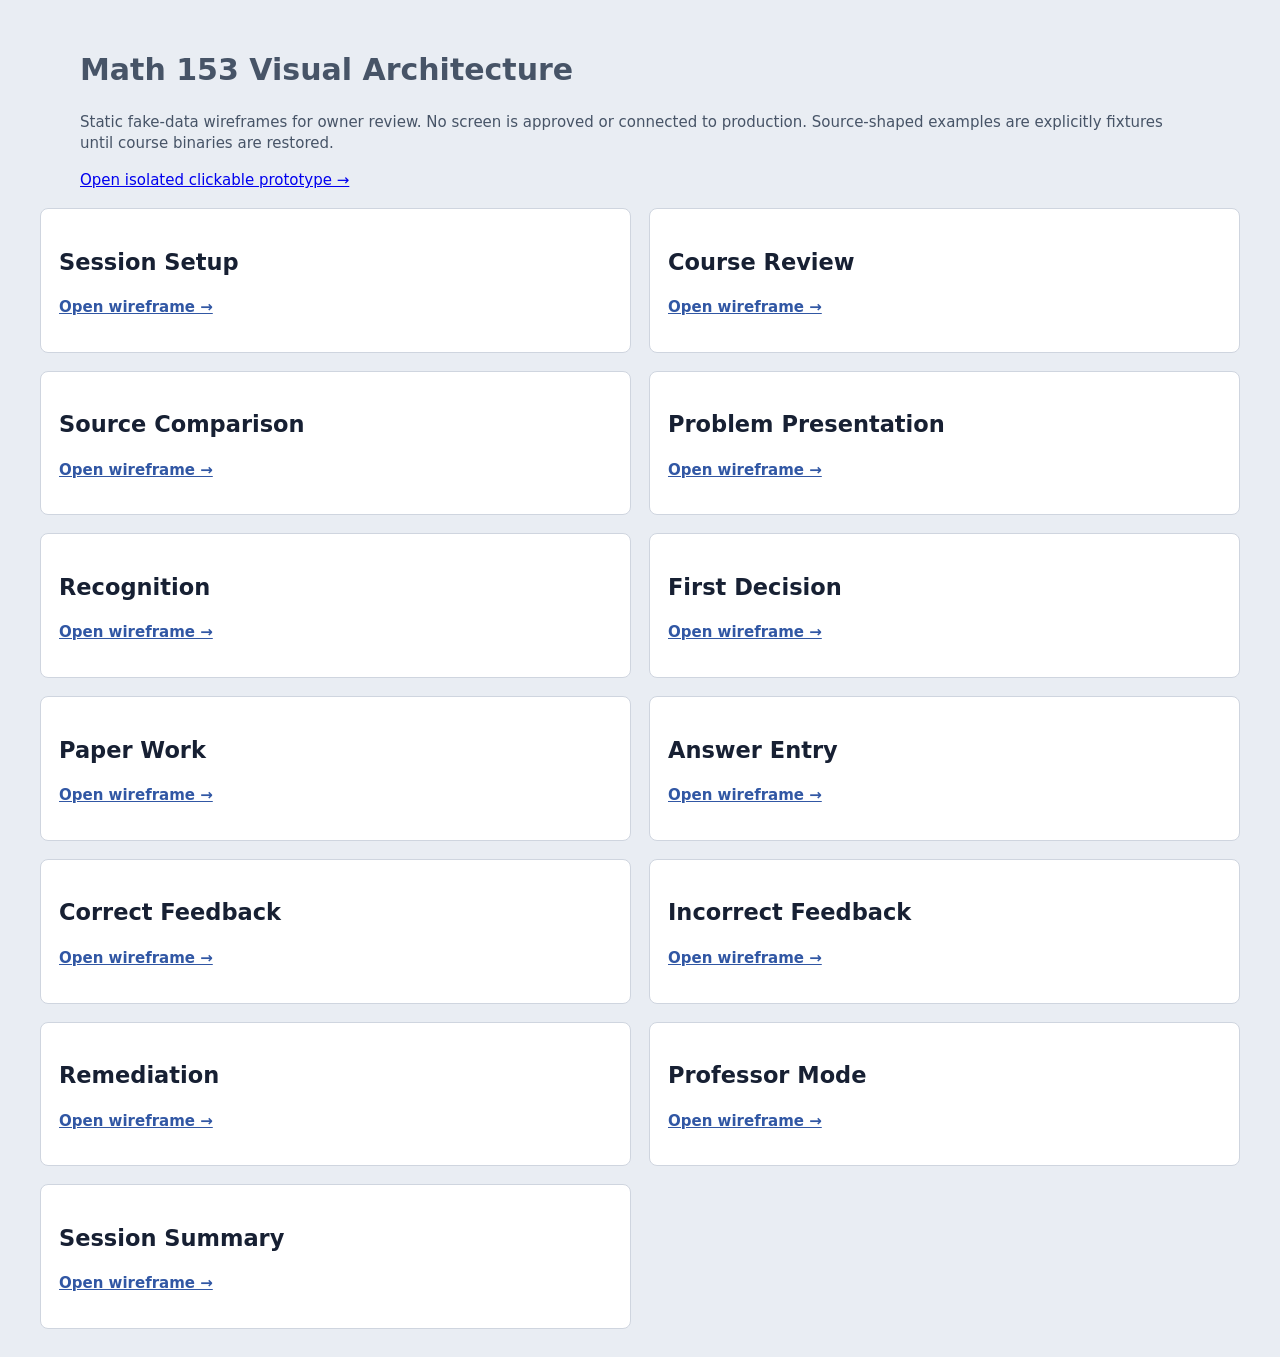
<file: design/wireframes/index.html>
<!doctype html><html lang="en"><head><meta charset="utf-8"><meta name="viewport" content="width=device-width"><title>Math 153 Wireframes</title><link rel="stylesheet" href="wireframe.css"></head><body><div class="note"><h1>Math 153 Visual Architecture</h1><p>Static fake-data wireframes for owner review. No screen is approved or connected to production. Source-shaped examples are explicitly fixtures until course binaries are restored.</p><p><a href="../prototypes/handwritten-practice.html">Open isolated clickable prototype →</a></p></div><main class="gallery"><article class="tile"><h2>Session Setup</h2><p><a href="session-setup.html">Open wireframe →</a></p></article><article class="tile"><h2>Course Review</h2><p><a href="course-review.html">Open wireframe →</a></p></article><article class="tile"><h2>Source Comparison</h2><p><a href="source-comparison.html">Open wireframe →</a></p></article><article class="tile"><h2>Problem Presentation</h2><p><a href="problem-presentation.html">Open wireframe →</a></p></article><article class="tile"><h2>Recognition</h2><p><a href="recognition.html">Open wireframe →</a></p></article><article class="tile"><h2>First Decision</h2><p><a href="first-decision.html">Open wireframe →</a></p></article><article class="tile"><h2>Paper Work</h2><p><a href="paper-work.html">Open wireframe →</a></p></article><article class="tile"><h2>Answer Entry</h2><p><a href="answer-entry.html">Open wireframe →</a></p></article><article class="tile"><h2>Correct Feedback</h2><p><a href="correct-feedback.html">Open wireframe →</a></p></article><article class="tile"><h2>Incorrect Feedback</h2><p><a href="incorrect-feedback.html">Open wireframe →</a></p></article><article class="tile"><h2>Remediation</h2><p><a href="remediation.html">Open wireframe →</a></p></article><article class="tile"><h2>Professor Mode</h2><p><a href="professor-mode.html">Open wireframe →</a></p></article><article class="tile"><h2>Session Summary</h2><p><a href="session-summary.html">Open wireframe →</a></p></article></main></body></html>
</file>
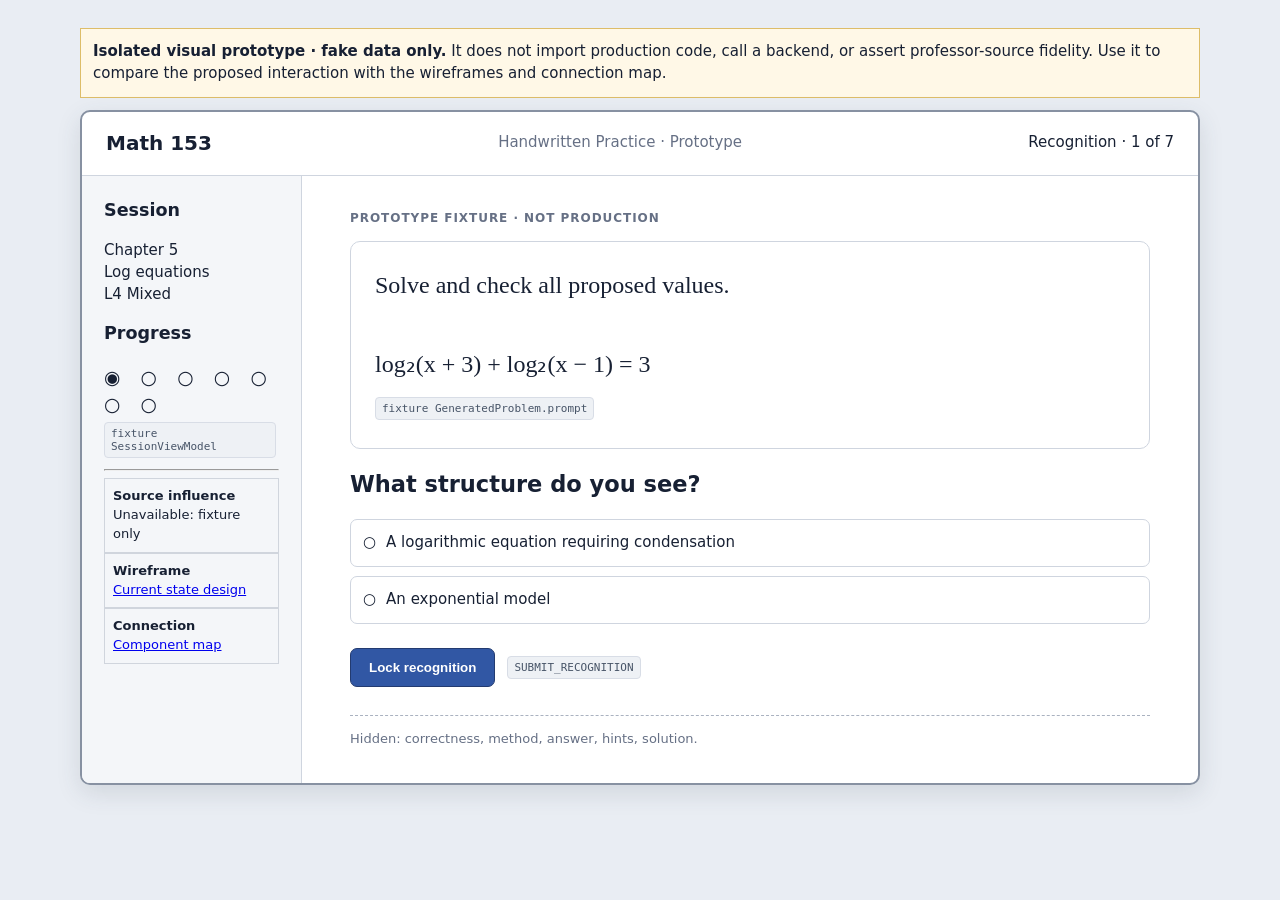
<file: design/prototypes/handwritten-practice.html>
<!doctype html>
<html lang="en"><head><meta charset="utf-8"><meta name="viewport" content="width=device-width"><title>Math 153 Isolated Practice Prototype</title><link rel="stylesheet" href="../wireframes/wireframe.css"><style>.step{display:none}.step.active{display:block}.proto{max-width:1120px;margin:0 auto 12px;padding:12px;background:#fff8e7;border:1px solid #ddbd69}.button{cursor:pointer}.source-grid{display:grid;grid-template-columns:repeat(3,1fr);gap:8px;font-size:13px}.source-grid>div{padding:8px;border:1px solid #d0d5dd}</style></head>
<body><div class="proto"><b>Isolated visual prototype · fake data only.</b> It does not import production code, call a backend, or assert professor-source fidelity. Use it to compare the proposed interaction with the wireframes and connection map.</div>
<section class="frame"><header class="top"><span class="brand">Math 153</span><span class="crumb">Handwritten Practice · Prototype</span><span id="counter">Recognition · 1 of 7</span></header><div class="body"><aside class="rail"><h3>Session</h3><p>Chapter 5<br>Log equations<br>L4 Mixed</p><h3>Progress</h3><div class="dots" id="dots">◉ ○ ○ ○ ○ ○ ○</div><span class="meta">fixture SessionViewModel</span><hr><div class="source-grid" style="display:block"><div><b>Source influence</b><br>Unavailable: fixture only</div><div><b>Wireframe</b><br><a href="../wireframes/recognition.html">Current state design</a></div><div><b>Connection</b><br><a href="../connections/ui_backend_map.md">Component map</a></div></div></aside><main class="main"><div class="eyebrow">Prototype fixture · not production</div><div class="card problem">Solve and check all proposed values.<br><br>log₂(x + 3) + log₂(x − 1) = 3<br><span class="meta">fixture GeneratedProblem.prompt</span></div>
<div class="step active" data-title="Recognition"><h2>What structure do you see?</h2><div class="choice">A logarithmic equation requiring condensation</div><div class="choice">An exponential model</div><div class="actions"><button class="button" onclick="next()">Lock recognition</button><span class="meta">SUBMIT_RECOGNITION</span></div><div class="hidden">Hidden: correctness, method, answer, hints, solution.</div></div>
<div class="step" data-title="First decision"><h2>What should you do first?</h2><div class="choice">State restrictions for every log argument</div><div class="choice">Divide by log₂</div><div class="actions"><button class="button" onclick="next()">Lock first decision</button><span class="meta">SUBMIT_FIRST_DECISION</span></div></div>
<div class="step" data-title="Paper work"><div class="banner"><b>Use paper before continuing.</b><p>Write restrictions, transformations, candidate solutions, and original-equation checks.</p></div><div class="actions"><button class="button" onclick="next()">Work completed</button><span class="meta">WORK_COMPLETE</span></div><div class="hidden">Hidden: answer entry, hints, validation, solution.</div></div>
<div class="step" data-title="Answer entry"><h2>Enter your solution set</h2><div class="input" contenteditable="true" aria-label="Fake answer field">Type fixture answer…</div><p>☐ I checked every original log argument.</p><div class="actions"><button class="button" onclick="next()">Check answer</button><span class="meta">SUBMIT_ANSWER · simulated incorrect</span></div></div>
<div class="step" data-title="Incorrect feedback"><div class="banner bad"><b>Not correct yet.</b><p>One proposed value fails an original positivity restriction. The expected answer remains hidden.</p></div><div class="actions"><button class="button" onclick="next()">Repair this step</button><span class="meta">BEGIN_REMEDIATION</span></div></div>
<div class="step" data-title="Remediation"><div class="banner warn"><b>Domain repair · clue 1</b><p>Write one inequality for each original logarithm argument. Do not solve the rest.</p></div><div class="input" contenteditable="true">x + 3 &gt; 0, …</div><div class="actions"><button class="button" onclick="next()">Retry after repair</button><span class="meta">RETRY → RELATED_PROBLEM</span></div></div>
<div class="step" data-title="Related problem"><h2>Controlled variation</h2><div class="card problem">Solve and check all proposed values.<br><br>log₂(x + 4) + log₂(x − 2) = 3</div><p>This fixture changes two dimensions: both argument shifts and the domain boundary. Structural fidelity is not source-verified.</p><div class="actions"><button class="button" onclick="resetProto()">Restart prototype</button><span class="meta">RELATED_PROBLEM fixture</span></div></div>
</main></div></section><script>const steps=[...document.querySelectorAll('.step')];let i=0;function render(){steps.forEach((s,n)=>s.classList.toggle('active',n===i));document.getElementById('counter').textContent=`${steps[i].dataset.title} · ${i+1} of ${steps.length}`;document.getElementById('dots').textContent=steps.map((_,n)=>n<i?'●':n===i?'◉':'○').join(' ')}function next(){i=Math.min(i+1,steps.length-1);render()}function resetProto(){i=0;render()}render()</script></body></html>
</file>
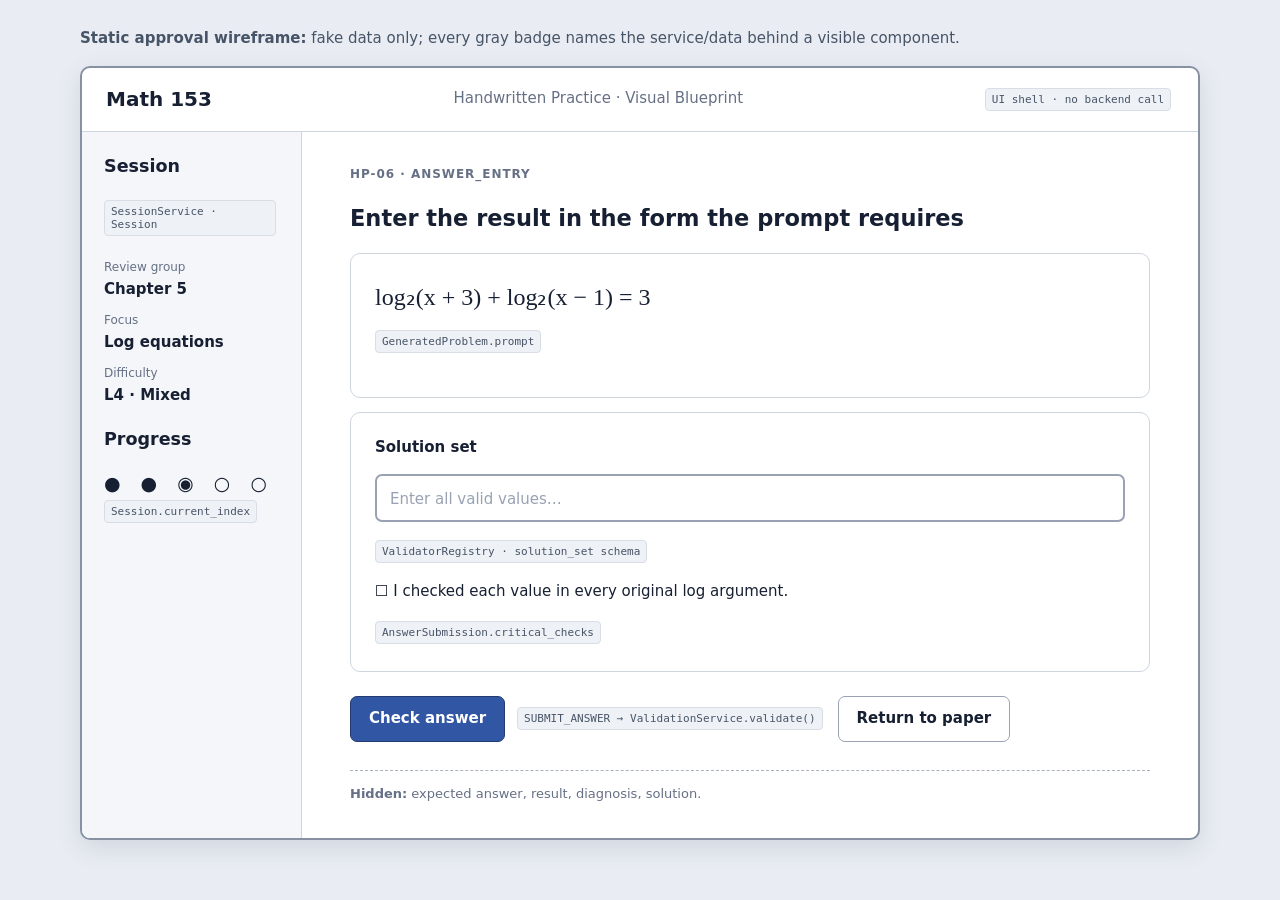
<file: design/wireframes/answer-entry.html>
<!doctype html><html lang="en"><head><meta charset="utf-8"><meta name="viewport" content="width=device-width"><title>HP-06 · ANSWER_ENTRY</title><link rel="stylesheet" href="wireframe.css"></head><body><p class="note"><b>Static approval wireframe:</b> fake data only; every gray badge names the service/data behind a visible component.</p><section class="frame"><header class="top"><span class="brand">Math 153</span><span class="crumb">Handwritten Practice · Visual Blueprint</span><span class="meta">UI shell · no backend call</span></header><div class="body"><aside class="rail"><h3>Session</h3><span class="meta">SessionService · Session</span><dl><dt>Review group</dt><dd>Chapter 5</dd><dt>Focus</dt><dd>Log equations</dd><dt>Difficulty</dt><dd>L4 · Mixed</dd></dl><h3>Progress</h3><div class="dots">● ● ◉ ○ ○</div><span class="meta">Session.current_index</span></aside><main class="main"><div class="eyebrow">HP-06 · ANSWER_ENTRY</div><h1>Enter the result in the form the prompt requires</h1><div class="card problem">log₂(x + 3) + log₂(x − 1) = 3<br><span class="meta">GeneratedProblem.prompt</span></div><div class="card"><b>Solution set</b><p class="input">Enter all valid values…</p><span class="meta">ValidatorRegistry · solution_set schema</span><p>☐ I checked each value in every original log argument.</p><span class="meta">AnswerSubmission.critical_checks</span></div><div class="actions"><span class="button">Check answer</span><span class="meta">SUBMIT_ANSWER → ValidationService.validate()</span><span class="button secondary">Return to paper</span></div><div class="hidden"><b>Hidden:</b> expected answer, result, diagnosis, solution.</div></main></div></section></body></html>
</file>
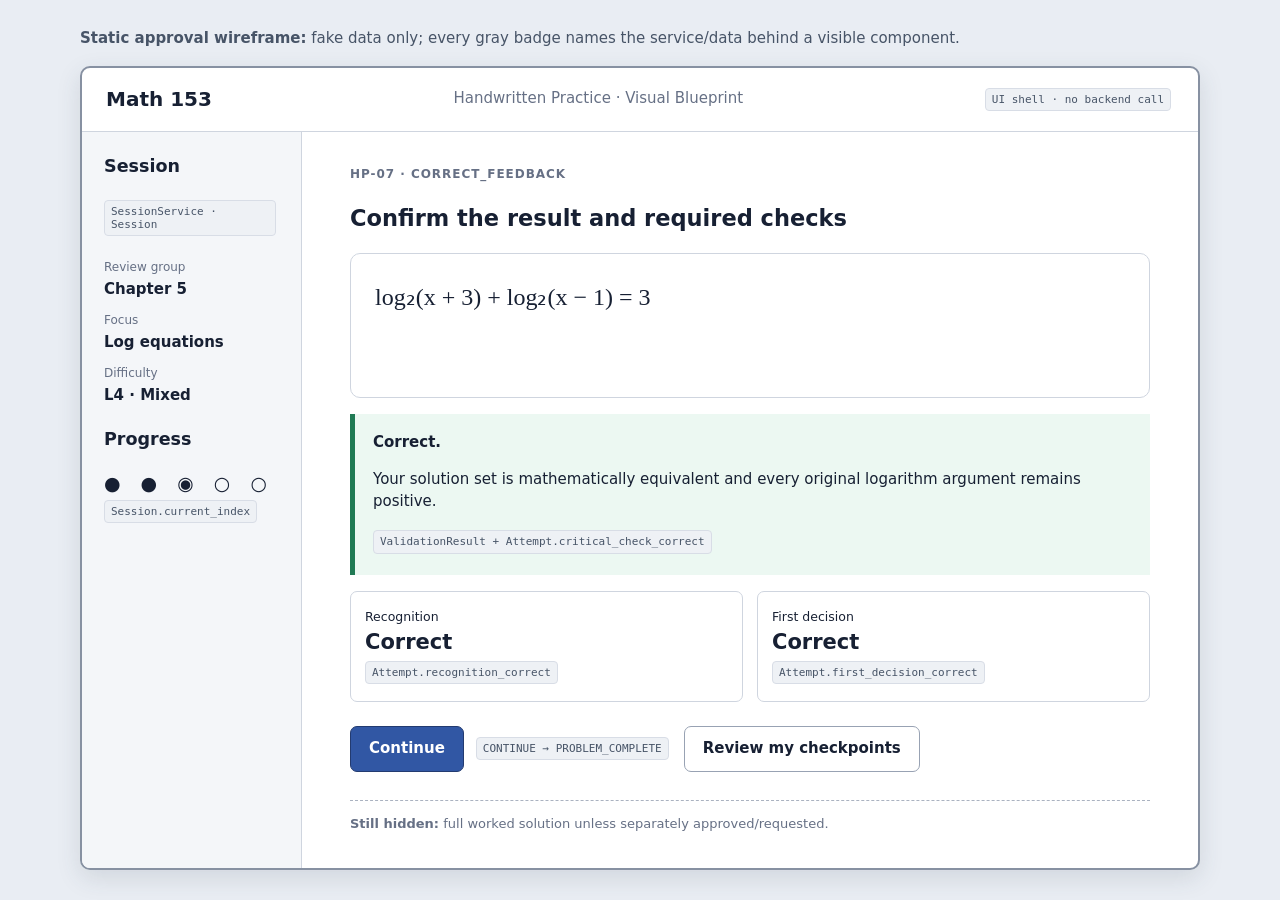
<file: design/wireframes/correct-feedback.html>
<!doctype html><html lang="en"><head><meta charset="utf-8"><meta name="viewport" content="width=device-width"><title>HP-07 · CORRECT_FEEDBACK</title><link rel="stylesheet" href="wireframe.css"></head><body><p class="note"><b>Static approval wireframe:</b> fake data only; every gray badge names the service/data behind a visible component.</p><section class="frame"><header class="top"><span class="brand">Math 153</span><span class="crumb">Handwritten Practice · Visual Blueprint</span><span class="meta">UI shell · no backend call</span></header><div class="body"><aside class="rail"><h3>Session</h3><span class="meta">SessionService · Session</span><dl><dt>Review group</dt><dd>Chapter 5</dd><dt>Focus</dt><dd>Log equations</dd><dt>Difficulty</dt><dd>L4 · Mixed</dd></dl><h3>Progress</h3><div class="dots">● ● ◉ ○ ○</div><span class="meta">Session.current_index</span></aside><main class="main"><div class="eyebrow">HP-07 · CORRECT_FEEDBACK</div><h1>Confirm the result and required checks</h1><div class="card problem">log₂(x + 3) + log₂(x − 1) = 3</div><div class="banner ok"><b>Correct.</b><p>Your solution set is mathematically equivalent and every original logarithm argument remains positive.</p><span class="meta">ValidationResult + Attempt.critical_check_correct</span></div><div class="grid"><div class="metric"><small>Recognition</small><strong>Correct</strong><span class="meta">Attempt.recognition_correct</span></div><div class="metric"><small>First decision</small><strong>Correct</strong><span class="meta">Attempt.first_decision_correct</span></div></div><div class="actions"><span class="button">Continue</span><span class="meta">CONTINUE → PROBLEM_COMPLETE</span><span class="button secondary">Review my checkpoints</span></div><div class="hidden"><b>Still hidden:</b> full worked solution unless separately approved/requested.</div></main></div></section></body></html>
</file>
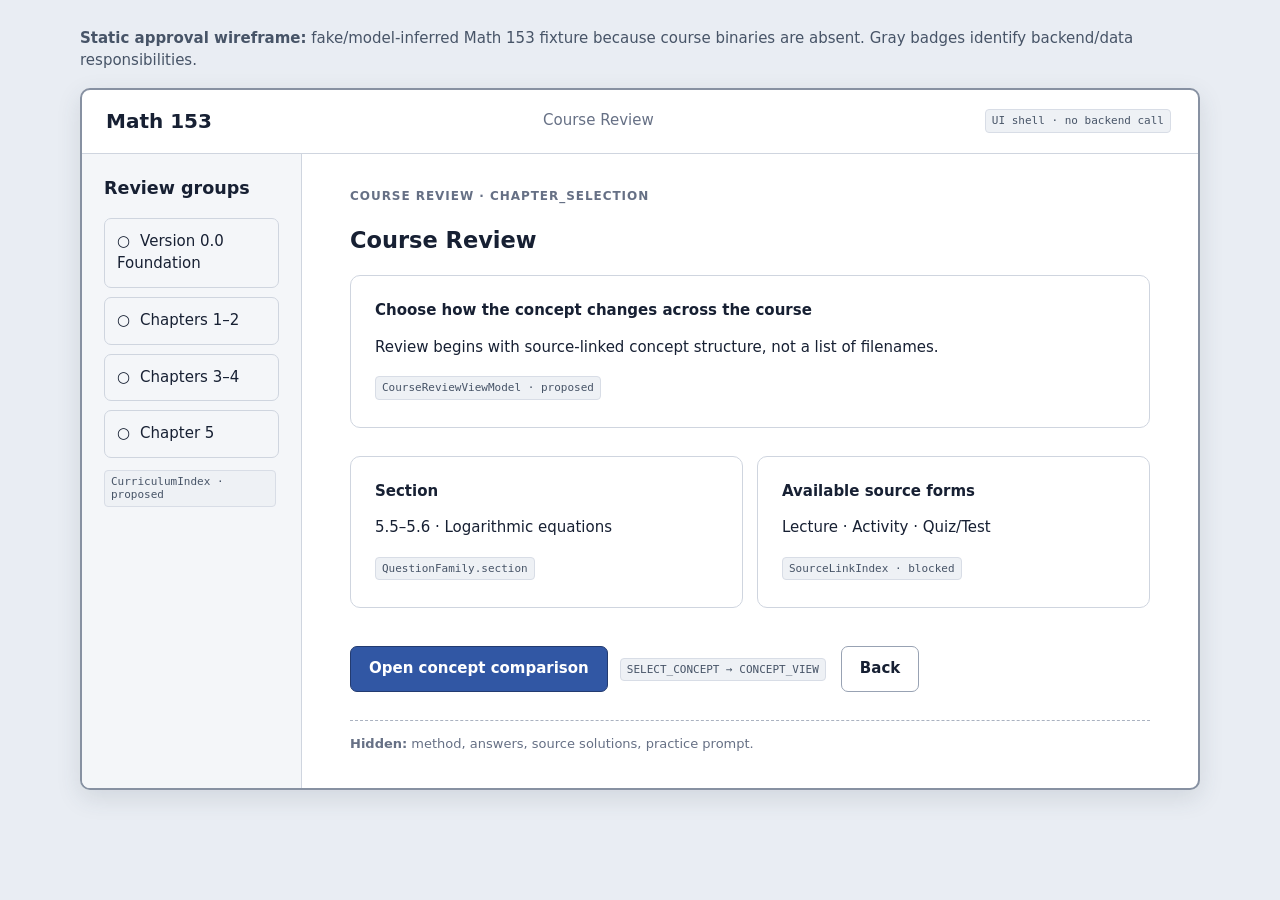
<file: design/wireframes/course-review.html>
<!doctype html><html lang="en"><head><meta charset="utf-8"><meta name="viewport" content="width=device-width"><title>Course Review</title><link rel="stylesheet" href="wireframe.css"></head><body><p class="note"><b>Static approval wireframe:</b> fake/model-inferred Math 153 fixture because course binaries are absent. Gray badges identify backend/data responsibilities.</p><section class="frame"><header class="top"><span class="brand">Math 153</span><span class="crumb">Course Review</span><span class="meta">UI shell · no backend call</span></header><div class="body"><aside class="rail"><h3>Review groups</h3><div class="choice">Version 0.0 Foundation</div><div class="choice">Chapters 1–2</div><div class="choice">Chapters 3–4</div><div class="choice">Chapter 5</div><span class="meta">CurriculumIndex · proposed</span></aside><main class="main"><div class="eyebrow">COURSE REVIEW · CHAPTER_SELECTION</div><h1>Course Review</h1><div class="card"><b>Choose how the concept changes across the course</b><p>Review begins with source-linked concept structure, not a list of filenames.</p><span class="meta">CourseReviewViewModel · proposed</span></div><div class="grid"><div class="card"><b>Section</b><p>5.5–5.6 · Logarithmic equations</p><span class="meta">QuestionFamily.section</span></div><div class="card"><b>Available source forms</b><p>Lecture · Activity · Quiz/Test</p><span class="meta">SourceLinkIndex · blocked</span></div></div><div class="actions"><span class="button">Open concept comparison</span><span class="meta">SELECT_CONCEPT → CONCEPT_VIEW</span><span class="button secondary">Back</span></div><div class="hidden"><b>Hidden:</b> method, answers, source solutions, practice prompt.</div></main></div></section></body></html>
</file>
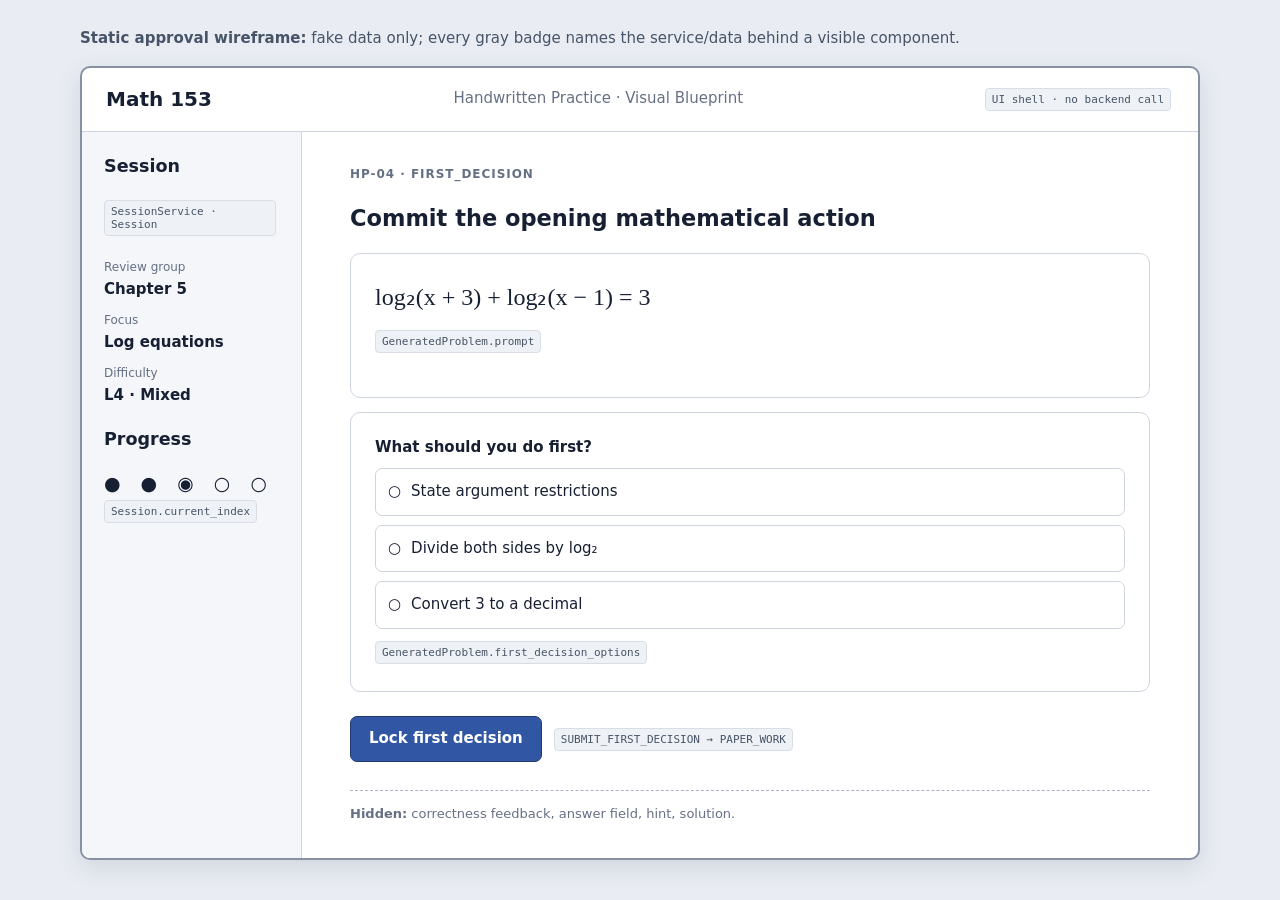
<file: design/wireframes/first-decision.html>
<!doctype html><html lang="en"><head><meta charset="utf-8"><meta name="viewport" content="width=device-width"><title>HP-04 · FIRST_DECISION</title><link rel="stylesheet" href="wireframe.css"></head><body><p class="note"><b>Static approval wireframe:</b> fake data only; every gray badge names the service/data behind a visible component.</p><section class="frame"><header class="top"><span class="brand">Math 153</span><span class="crumb">Handwritten Practice · Visual Blueprint</span><span class="meta">UI shell · no backend call</span></header><div class="body"><aside class="rail"><h3>Session</h3><span class="meta">SessionService · Session</span><dl><dt>Review group</dt><dd>Chapter 5</dd><dt>Focus</dt><dd>Log equations</dd><dt>Difficulty</dt><dd>L4 · Mixed</dd></dl><h3>Progress</h3><div class="dots">● ● ◉ ○ ○</div><span class="meta">Session.current_index</span></aside><main class="main"><div class="eyebrow">HP-04 · FIRST_DECISION</div><h1>Commit the opening mathematical action</h1><div class="card problem">log₂(x + 3) + log₂(x − 1) = 3<br><span class="meta">GeneratedProblem.prompt</span></div><div class="card"><b>What should you do first?</b><div class="choice">State argument restrictions</div><div class="choice">Divide both sides by log₂</div><div class="choice">Convert 3 to a decimal</div><span class="meta">GeneratedProblem.first_decision_options</span></div><div class="actions"><span class="button">Lock first decision</span><span class="meta">SUBMIT_FIRST_DECISION → PAPER_WORK</span></div><div class="hidden"><b>Hidden:</b> correctness feedback, answer field, hint, solution.</div></main></div></section></body></html>
</file>
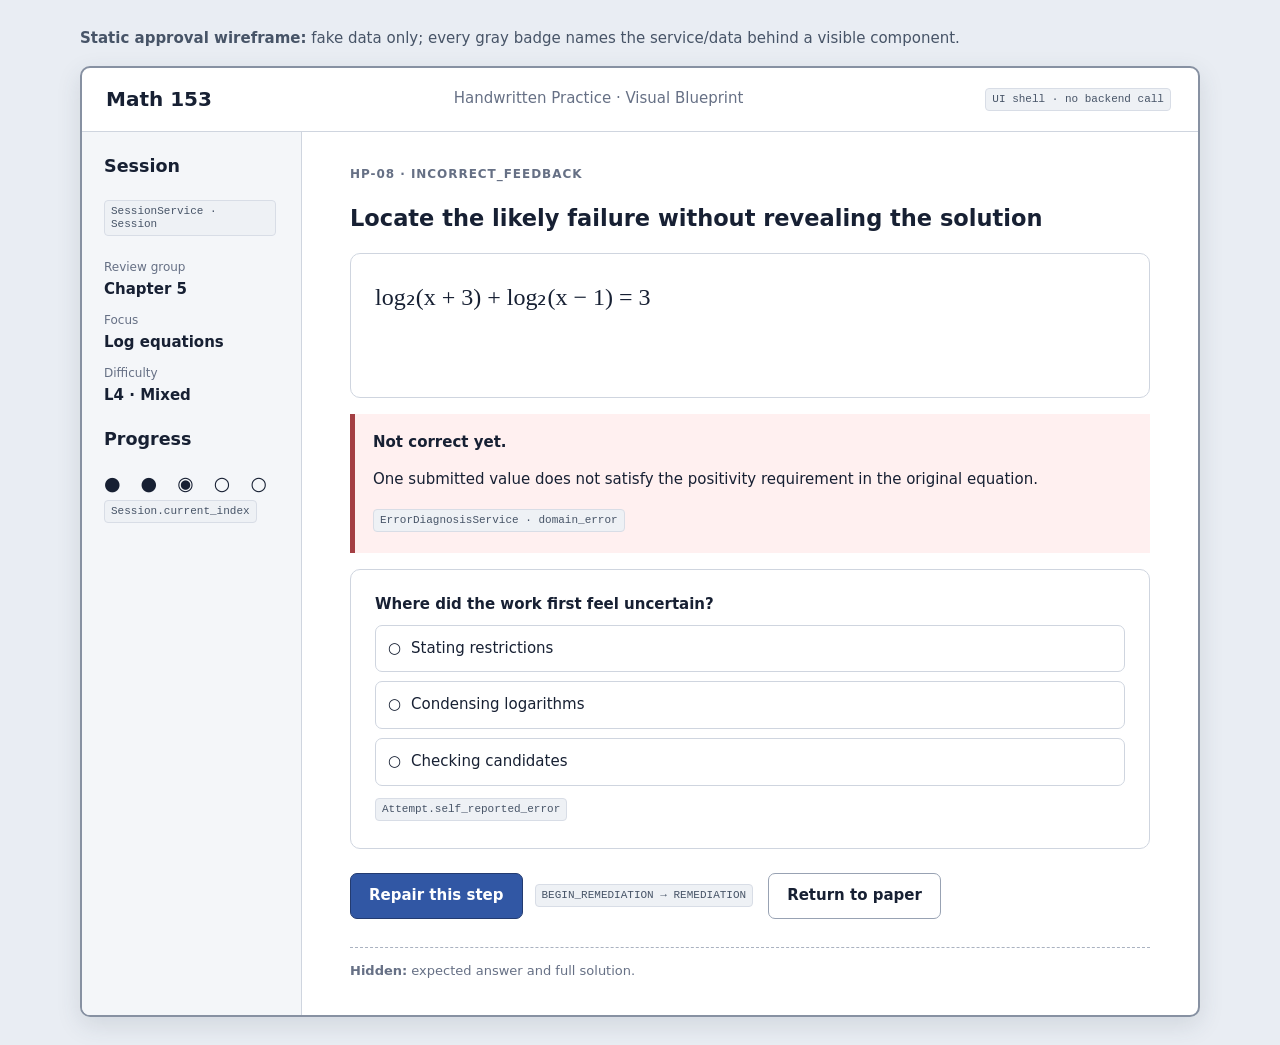
<file: design/wireframes/incorrect-feedback.html>
<!doctype html><html lang="en"><head><meta charset="utf-8"><meta name="viewport" content="width=device-width"><title>HP-08 · INCORRECT_FEEDBACK</title><link rel="stylesheet" href="wireframe.css"></head><body><p class="note"><b>Static approval wireframe:</b> fake data only; every gray badge names the service/data behind a visible component.</p><section class="frame"><header class="top"><span class="brand">Math 153</span><span class="crumb">Handwritten Practice · Visual Blueprint</span><span class="meta">UI shell · no backend call</span></header><div class="body"><aside class="rail"><h3>Session</h3><span class="meta">SessionService · Session</span><dl><dt>Review group</dt><dd>Chapter 5</dd><dt>Focus</dt><dd>Log equations</dd><dt>Difficulty</dt><dd>L4 · Mixed</dd></dl><h3>Progress</h3><div class="dots">● ● ◉ ○ ○</div><span class="meta">Session.current_index</span></aside><main class="main"><div class="eyebrow">HP-08 · INCORRECT_FEEDBACK</div><h1>Locate the likely failure without revealing the solution</h1><div class="card problem">log₂(x + 3) + log₂(x − 1) = 3</div><div class="banner bad"><b>Not correct yet.</b><p>One submitted value does not satisfy the positivity requirement in the original equation.</p><span class="meta">ErrorDiagnosisService · domain_error</span></div><div class="card"><b>Where did the work first feel uncertain?</b><div class="choice">Stating restrictions</div><div class="choice">Condensing logarithms</div><div class="choice">Checking candidates</div><span class="meta">Attempt.self_reported_error</span></div><div class="actions"><span class="button">Repair this step</span><span class="meta">BEGIN_REMEDIATION → REMEDIATION</span><span class="button secondary">Return to paper</span></div><div class="hidden"><b>Hidden:</b> expected answer and full solution.</div></main></div></section></body></html>
</file>
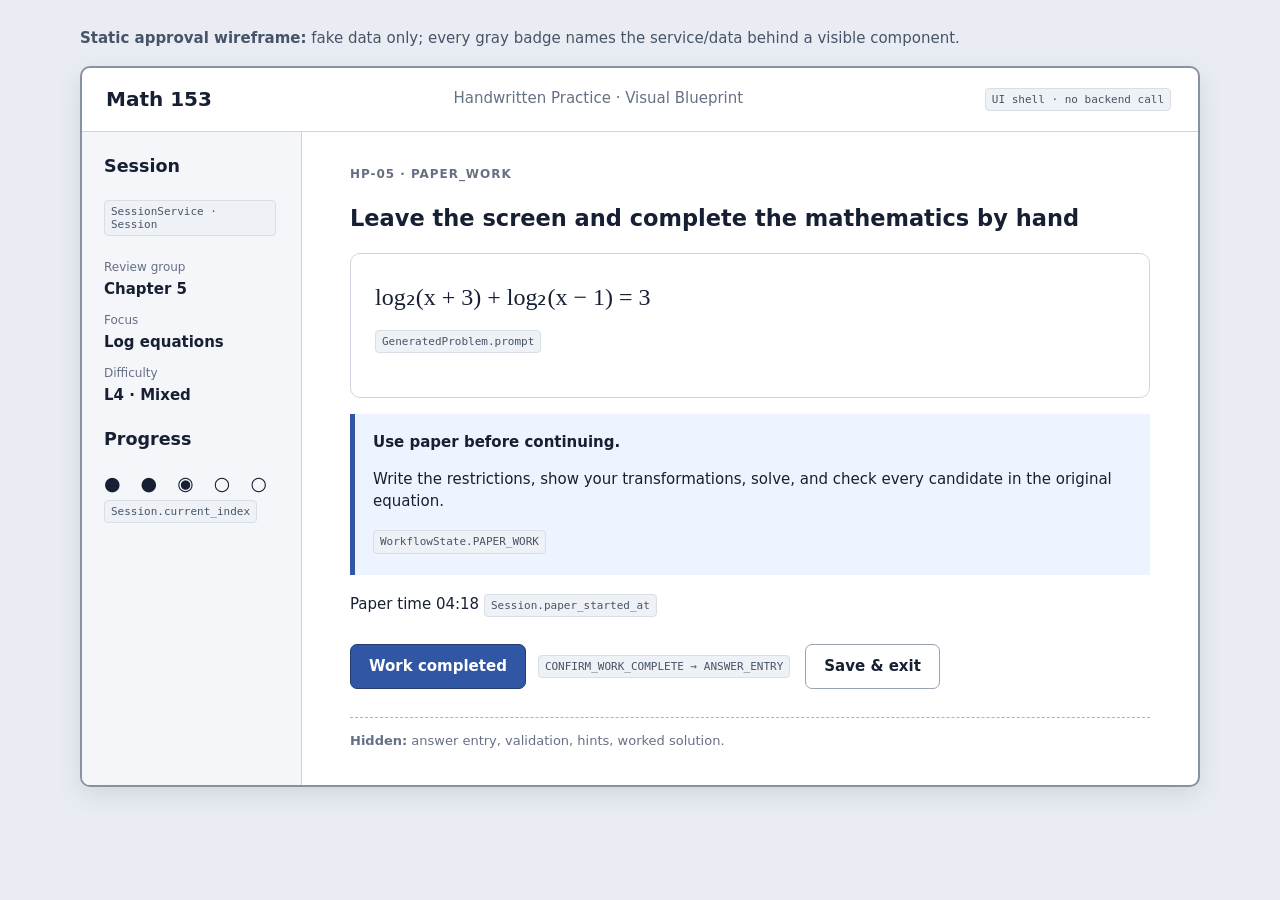
<file: design/wireframes/paper-gate.html>
<!doctype html><html lang="en"><head><meta charset="utf-8"><meta name="viewport" content="width=device-width"><title>HP-05 · PAPER_WORK</title><link rel="stylesheet" href="wireframe.css"></head><body><p class="note"><b>Static approval wireframe:</b> fake data only; every gray badge names the service/data behind a visible component.</p><section class="frame"><header class="top"><span class="brand">Math 153</span><span class="crumb">Handwritten Practice · Visual Blueprint</span><span class="meta">UI shell · no backend call</span></header><div class="body"><aside class="rail"><h3>Session</h3><span class="meta">SessionService · Session</span><dl><dt>Review group</dt><dd>Chapter 5</dd><dt>Focus</dt><dd>Log equations</dd><dt>Difficulty</dt><dd>L4 · Mixed</dd></dl><h3>Progress</h3><div class="dots">● ● ◉ ○ ○</div><span class="meta">Session.current_index</span></aside><main class="main"><div class="eyebrow">HP-05 · PAPER_WORK</div><h1>Leave the screen and complete the mathematics by hand</h1><div class="card problem">log₂(x + 3) + log₂(x − 1) = 3<br><span class="meta">GeneratedProblem.prompt</span></div><div class="banner"><b>Use paper before continuing.</b><p>Write the restrictions, show your transformations, solve, and check every candidate in the original equation.</p><span class="meta">WorkflowState.PAPER_WORK</span></div><p>Paper time 04:18 <span class="meta">Session.paper_started_at</span></p><div class="actions"><span class="button">Work completed</span><span class="meta">CONFIRM_WORK_COMPLETE → ANSWER_ENTRY</span><span class="button secondary">Save & exit</span></div><div class="hidden"><b>Hidden:</b> answer entry, validation, hints, worked solution.</div></main></div></section></body></html>
</file>
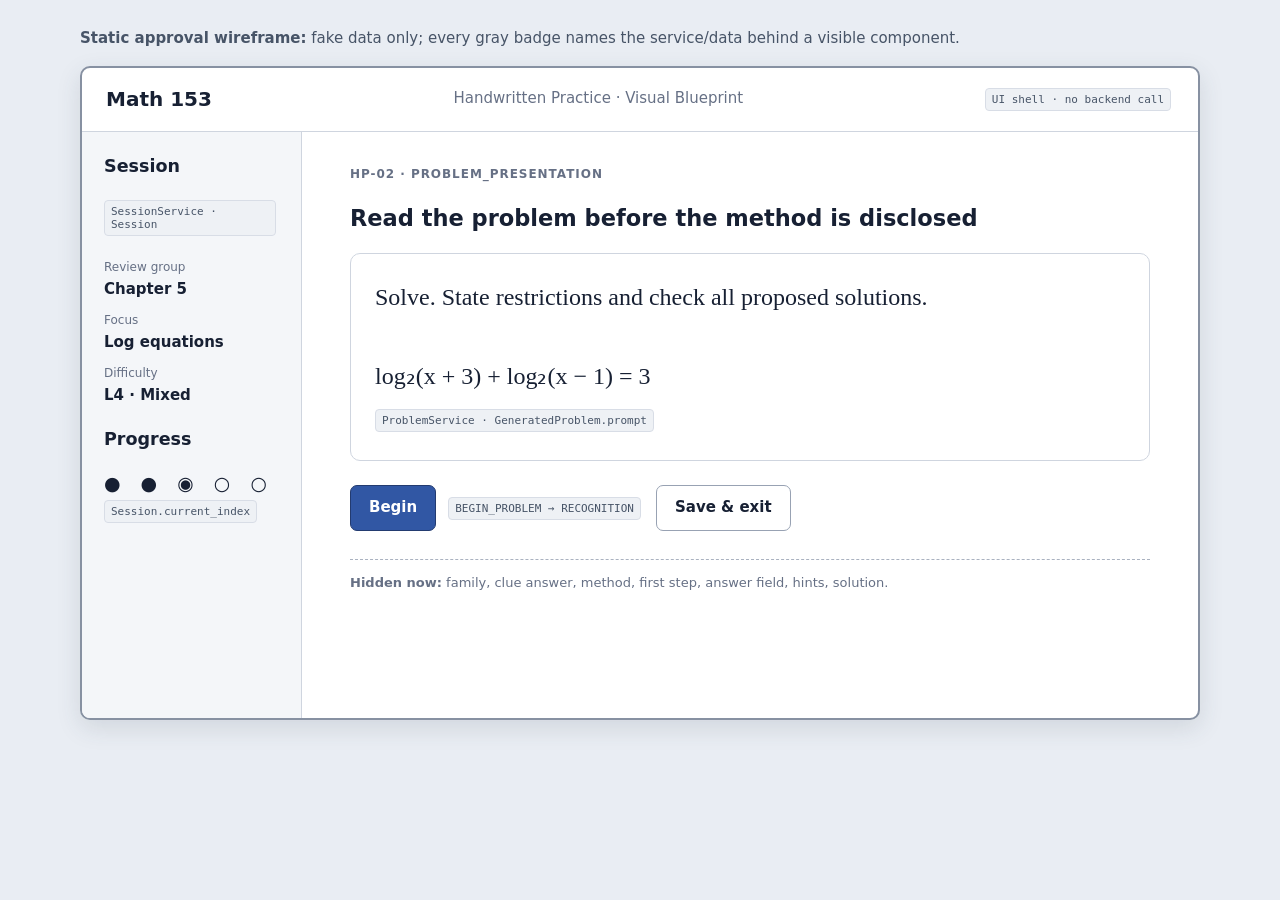
<file: design/wireframes/problem-presentation.html>
<!doctype html><html lang="en"><head><meta charset="utf-8"><meta name="viewport" content="width=device-width"><title>HP-02 · PROBLEM_PRESENTATION</title><link rel="stylesheet" href="wireframe.css"></head><body><p class="note"><b>Static approval wireframe:</b> fake data only; every gray badge names the service/data behind a visible component.</p><section class="frame"><header class="top"><span class="brand">Math 153</span><span class="crumb">Handwritten Practice · Visual Blueprint</span><span class="meta">UI shell · no backend call</span></header><div class="body"><aside class="rail"><h3>Session</h3><span class="meta">SessionService · Session</span><dl><dt>Review group</dt><dd>Chapter 5</dd><dt>Focus</dt><dd>Log equations</dd><dt>Difficulty</dt><dd>L4 · Mixed</dd></dl><h3>Progress</h3><div class="dots">● ● ◉ ○ ○</div><span class="meta">Session.current_index</span></aside><main class="main"><div class="eyebrow">HP-02 · PROBLEM_PRESENTATION</div><h1>Read the problem before the method is disclosed</h1><div class="card problem">Solve. State restrictions and check all proposed solutions.<br><br>log₂(x + 3) + log₂(x − 1) = 3<br><span class="meta">ProblemService · GeneratedProblem.prompt</span></div><div class="actions"><span class="button">Begin</span><span class="meta">BEGIN_PROBLEM → RECOGNITION</span><span class="button secondary">Save & exit</span></div><div class="hidden"><b>Hidden now:</b> family, clue answer, method, first step, answer field, hints, solution.</div></main></div></section></body></html>
</file>
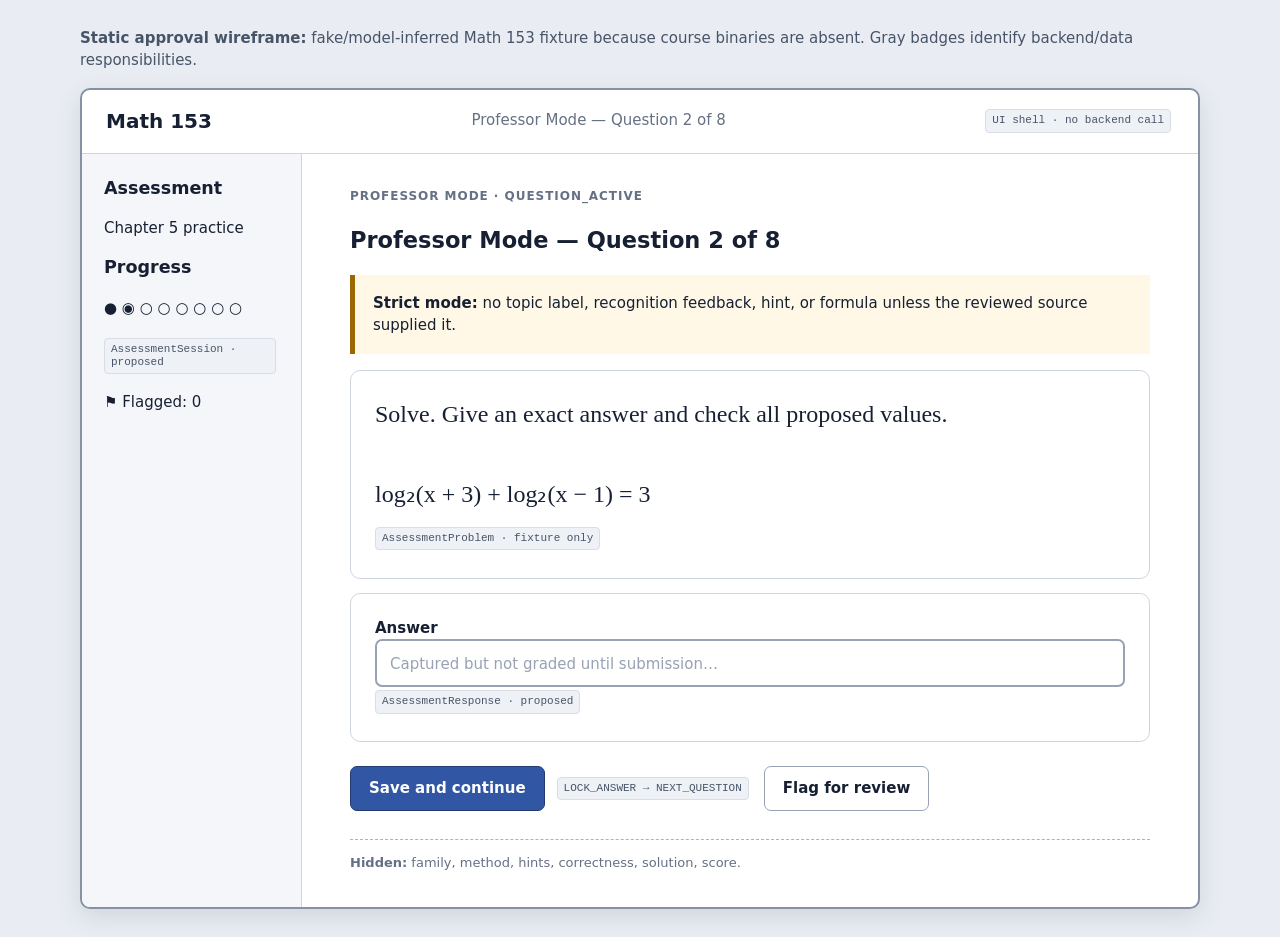
<file: design/wireframes/professor-mode.html>
<!doctype html><html lang="en"><head><meta charset="utf-8"><meta name="viewport" content="width=device-width"><title>Professor Mode — Question 2 of 8</title><link rel="stylesheet" href="wireframe.css"></head><body><p class="note"><b>Static approval wireframe:</b> fake/model-inferred Math 153 fixture because course binaries are absent. Gray badges identify backend/data responsibilities.</p><section class="frame"><header class="top"><span class="brand">Math 153</span><span class="crumb">Professor Mode — Question 2 of 8</span><span class="meta">UI shell · no backend call</span></header><div class="body"><aside class="rail"><h3>Assessment</h3><p>Chapter 5 practice</p><h3>Progress</h3><p>● ◉ ○ ○ ○ ○ ○ ○</p><span class="meta">AssessmentSession · proposed</span><p>⚑ Flagged: 0</p></aside><main class="main"><div class="eyebrow">PROFESSOR MODE · QUESTION_ACTIVE</div><h1>Professor Mode — Question 2 of 8</h1><div class="banner warn"><b>Strict mode:</b> no topic label, recognition feedback, hint, or formula unless the reviewed source supplied it.</div><div class="card problem">Solve. Give an exact answer and check all proposed values.<br><br>log₂(x + 3) + log₂(x − 1) = 3<br><span class="meta">AssessmentProblem · fixture only</span></div><div class="card"><b>Answer</b><div class="input">Captured but not graded until submission…</div><span class="meta">AssessmentResponse · proposed</span></div><div class="actions"><span class="button">Save and continue</span><span class="meta">LOCK_ANSWER → NEXT_QUESTION</span><span class="button secondary">Flag for review</span></div><div class="hidden"><b>Hidden:</b> family, method, hints, correctness, solution, score.</div></main></div></section></body></html>
</file>
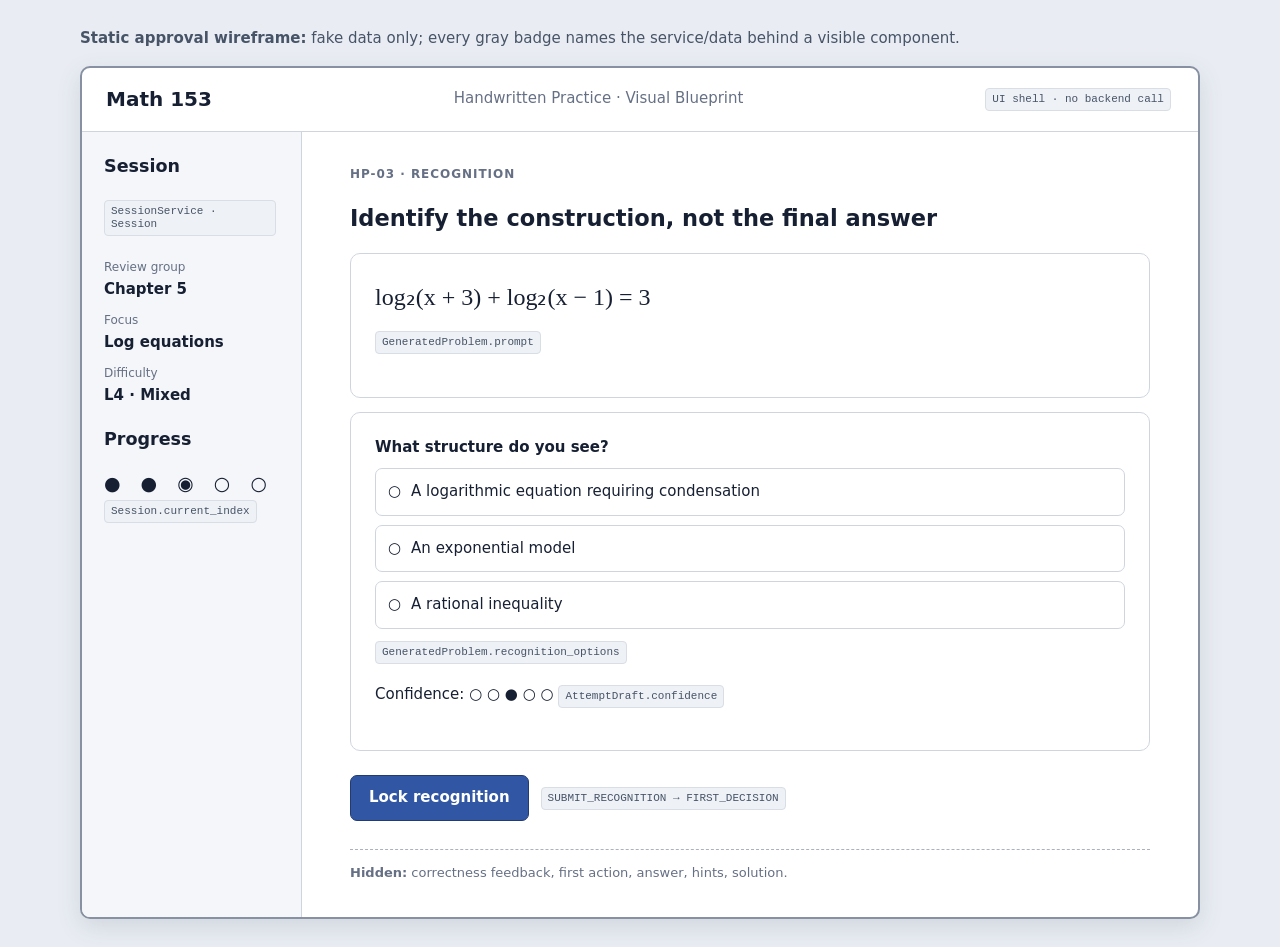
<file: design/wireframes/recognition.html>
<!doctype html><html lang="en"><head><meta charset="utf-8"><meta name="viewport" content="width=device-width"><title>HP-03 · RECOGNITION</title><link rel="stylesheet" href="wireframe.css"></head><body><p class="note"><b>Static approval wireframe:</b> fake data only; every gray badge names the service/data behind a visible component.</p><section class="frame"><header class="top"><span class="brand">Math 153</span><span class="crumb">Handwritten Practice · Visual Blueprint</span><span class="meta">UI shell · no backend call</span></header><div class="body"><aside class="rail"><h3>Session</h3><span class="meta">SessionService · Session</span><dl><dt>Review group</dt><dd>Chapter 5</dd><dt>Focus</dt><dd>Log equations</dd><dt>Difficulty</dt><dd>L4 · Mixed</dd></dl><h3>Progress</h3><div class="dots">● ● ◉ ○ ○</div><span class="meta">Session.current_index</span></aside><main class="main"><div class="eyebrow">HP-03 · RECOGNITION</div><h1>Identify the construction, not the final answer</h1><div class="card problem">log₂(x + 3) + log₂(x − 1) = 3<br><span class="meta">GeneratedProblem.prompt</span></div><div class="card"><b>What structure do you see?</b><div class="choice">A logarithmic equation requiring condensation</div><div class="choice">An exponential model</div><div class="choice">A rational inequality</div><span class="meta">GeneratedProblem.recognition_options</span><p>Confidence: ○ ○ ● ○ ○ <span class="meta">AttemptDraft.confidence</span></p></div><div class="actions"><span class="button">Lock recognition</span><span class="meta">SUBMIT_RECOGNITION → FIRST_DECISION</span></div><div class="hidden"><b>Hidden:</b> correctness feedback, first action, answer, hints, solution.</div></main></div></section></body></html>
</file>
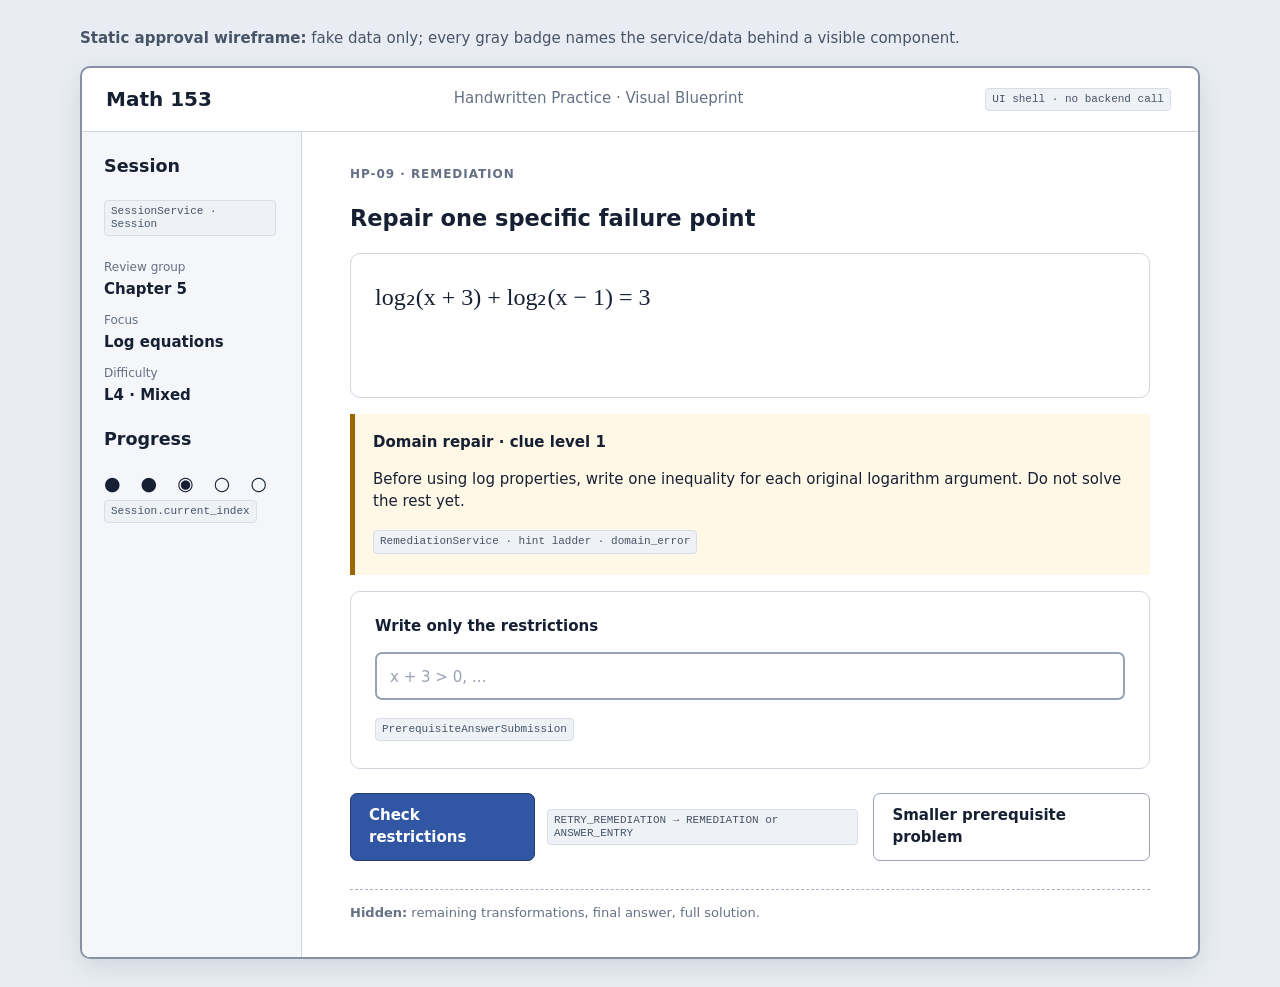
<file: design/wireframes/remediation.html>
<!doctype html><html lang="en"><head><meta charset="utf-8"><meta name="viewport" content="width=device-width"><title>HP-09 · REMEDIATION</title><link rel="stylesheet" href="wireframe.css"></head><body><p class="note"><b>Static approval wireframe:</b> fake data only; every gray badge names the service/data behind a visible component.</p><section class="frame"><header class="top"><span class="brand">Math 153</span><span class="crumb">Handwritten Practice · Visual Blueprint</span><span class="meta">UI shell · no backend call</span></header><div class="body"><aside class="rail"><h3>Session</h3><span class="meta">SessionService · Session</span><dl><dt>Review group</dt><dd>Chapter 5</dd><dt>Focus</dt><dd>Log equations</dd><dt>Difficulty</dt><dd>L4 · Mixed</dd></dl><h3>Progress</h3><div class="dots">● ● ◉ ○ ○</div><span class="meta">Session.current_index</span></aside><main class="main"><div class="eyebrow">HP-09 · REMEDIATION</div><h1>Repair one specific failure point</h1><div class="card problem">log₂(x + 3) + log₂(x − 1) = 3</div><div class="banner warn"><b>Domain repair · clue level 1</b><p>Before using log properties, write one inequality for each original logarithm argument. Do not solve the rest yet.</p><span class="meta">RemediationService · hint ladder · domain_error</span></div><div class="card"><b>Write only the restrictions</b><p class="input">x + 3 &gt; 0, …</p><span class="meta">PrerequisiteAnswerSubmission</span></div><div class="actions"><span class="button">Check restrictions</span><span class="meta">RETRY_REMEDIATION → REMEDIATION or ANSWER_ENTRY</span><span class="button secondary">Smaller prerequisite problem</span></div><div class="hidden"><b>Hidden:</b> remaining transformations, final answer, full solution.</div></main></div></section></body></html>
</file>
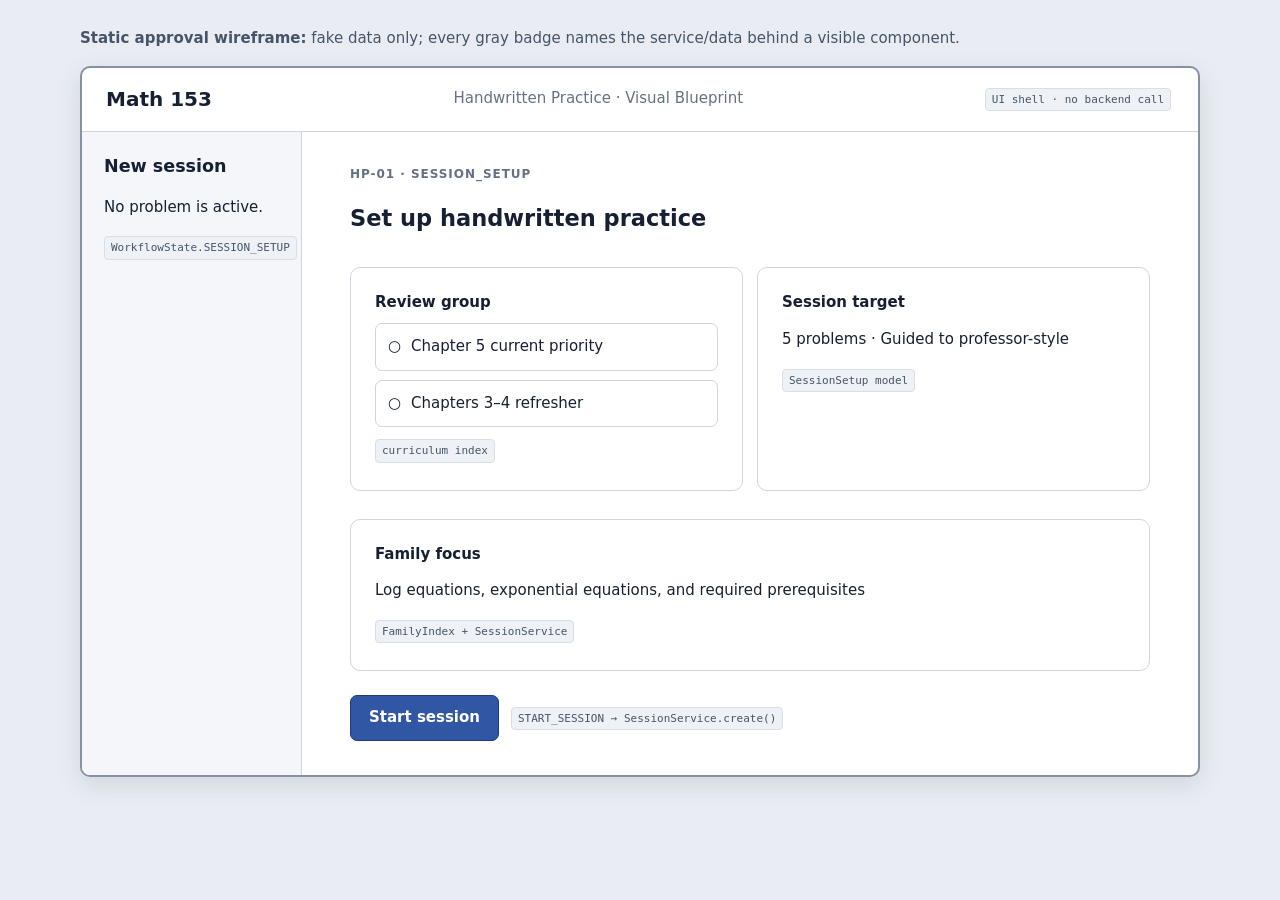
<file: design/wireframes/session-setup.html>
<!doctype html><html lang="en"><head><meta charset="utf-8"><meta name="viewport" content="width=device-width"><title>HP-01 · SESSION_SETUP</title><link rel="stylesheet" href="wireframe.css"></head><body><p class="note"><b>Static approval wireframe:</b> fake data only; every gray badge names the service/data behind a visible component.</p><section class="frame"><header class="top"><span class="brand">Math 153</span><span class="crumb">Handwritten Practice · Visual Blueprint</span><span class="meta">UI shell · no backend call</span></header><div class="body"><aside class="rail"><h3>New session</h3><p>No problem is active.</p><span class="meta">WorkflowState.SESSION_SETUP</span></aside><main class="main"><div class="eyebrow">HP-01 · SESSION_SETUP</div><h1>Set up handwritten practice</h1><div class="grid"><div class="card"><b>Review group</b><div class="choice">Chapter 5 current priority</div><div class="choice">Chapters 3–4 refresher</div><span class="meta">curriculum index</span></div><div class="card"><b>Session target</b><p>5 problems · Guided to professor-style</p><span class="meta">SessionSetup model</span></div></div><div class="card"><b>Family focus</b><p>Log equations, exponential equations, and required prerequisites</p><span class="meta">FamilyIndex + SessionService</span></div><div class="actions"><span class="button">Start session</span><span class="meta">START_SESSION → SessionService.create()</span></div></main></div></section></body></html>
</file>
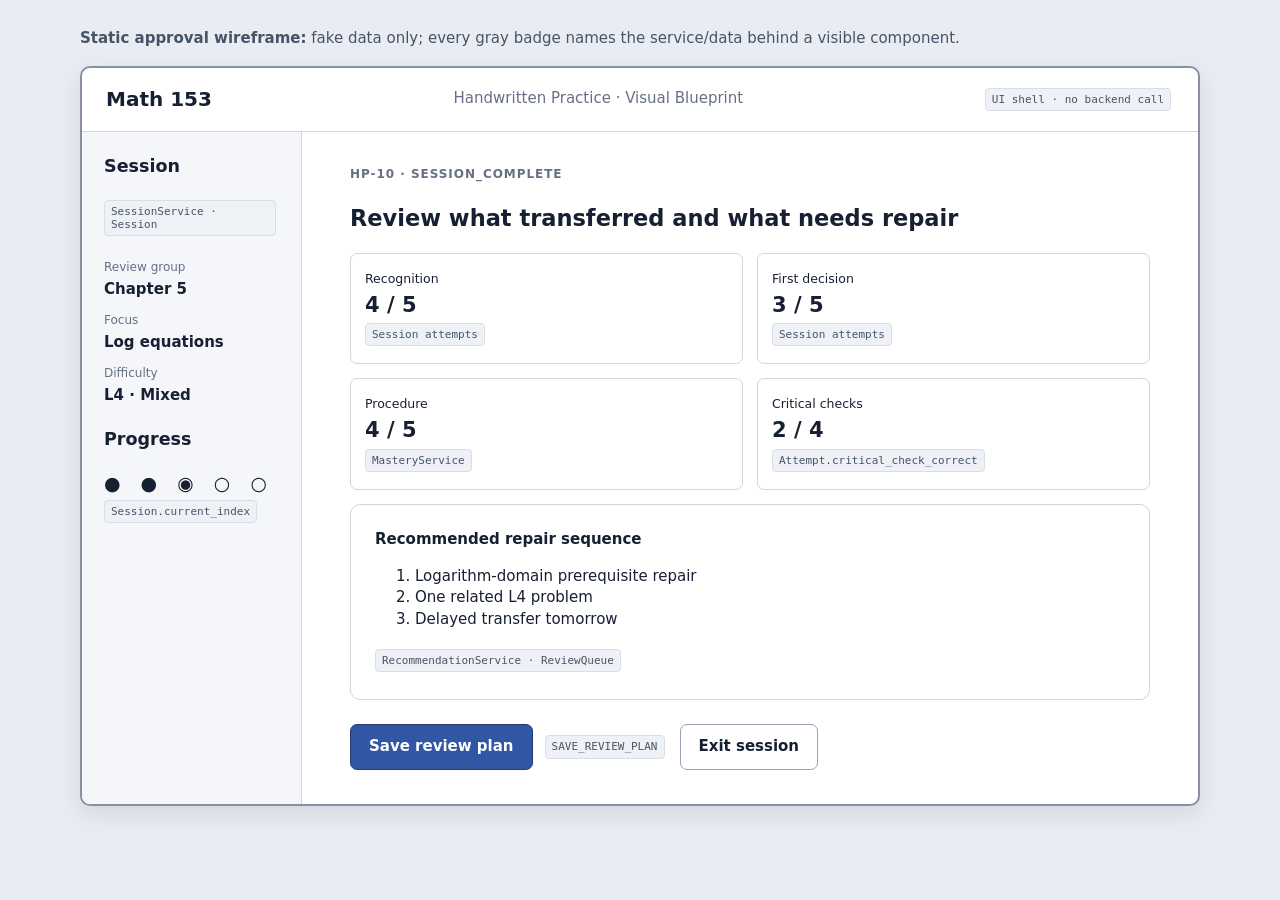
<file: design/wireframes/session-summary.html>
<!doctype html><html lang="en"><head><meta charset="utf-8"><meta name="viewport" content="width=device-width"><title>HP-10 · SESSION_COMPLETE</title><link rel="stylesheet" href="wireframe.css"></head><body><p class="note"><b>Static approval wireframe:</b> fake data only; every gray badge names the service/data behind a visible component.</p><section class="frame"><header class="top"><span class="brand">Math 153</span><span class="crumb">Handwritten Practice · Visual Blueprint</span><span class="meta">UI shell · no backend call</span></header><div class="body"><aside class="rail"><h3>Session</h3><span class="meta">SessionService · Session</span><dl><dt>Review group</dt><dd>Chapter 5</dd><dt>Focus</dt><dd>Log equations</dd><dt>Difficulty</dt><dd>L4 · Mixed</dd></dl><h3>Progress</h3><div class="dots">● ● ◉ ○ ○</div><span class="meta">Session.current_index</span></aside><main class="main"><div class="eyebrow">HP-10 · SESSION_COMPLETE</div><h1>Review what transferred and what needs repair</h1><div class="grid"><div class="metric"><small>Recognition</small><strong>4 / 5</strong><span class="meta">Session attempts</span></div><div class="metric"><small>First decision</small><strong>3 / 5</strong><span class="meta">Session attempts</span></div><div class="metric"><small>Procedure</small><strong>4 / 5</strong><span class="meta">MasteryService</span></div><div class="metric"><small>Critical checks</small><strong>2 / 4</strong><span class="meta">Attempt.critical_check_correct</span></div></div><div class="card"><b>Recommended repair sequence</b><ol><li>Logarithm-domain prerequisite repair</li><li>One related L4 problem</li><li>Delayed transfer tomorrow</li></ol><span class="meta">RecommendationService · ReviewQueue</span></div><div class="actions"><span class="button">Save review plan</span><span class="meta">SAVE_REVIEW_PLAN</span><span class="button secondary">Exit session</span></div></main></div></section></body></html>
</file>
<file: design/wireframes/wireframe.css>
:root{--ink:#172033;--muted:#667085;--line:#cfd5df;--paper:#fff;--wash:#f4f6f9;--accent:#3157a4;--ok:#207a54;--bad:#a43f43;--warn:#9a6700}*{box-sizing:border-box}body{margin:0;padding:28px;background:#e9edf3;color:var(--ink);font:15px/1.45 system-ui,-apple-system,BlinkMacSystemFont,"Segoe UI",sans-serif}.note{max-width:1120px;margin:0 auto 16px;color:#475467}.frame{max-width:1120px;min-height:650px;margin:auto;background:var(--paper);border:2px solid #8791a2;border-radius:10px;overflow:hidden;box-shadow:0 8px 25px #33415522}.top{height:64px;border-bottom:1px solid var(--line);display:flex;align-items:center;justify-content:space-between;padding:0 24px}.brand{font-size:20px;font-weight:750}.crumb{color:var(--muted)}.body{display:grid;grid-template-columns:220px 1fr;min-height:586px}.rail{background:var(--wash);border-right:1px solid var(--line);padding:22px}.rail h3{margin-top:0}.rail dl{margin:20px 0}.rail dt{font-size:12px;color:var(--muted);margin-top:12px}.rail dd{margin:2px 0;font-weight:650}.dots{letter-spacing:7px;font-size:19px}.main{padding:34px 48px}.eyebrow{text-transform:uppercase;letter-spacing:.08em;color:var(--muted);font-size:12px;font-weight:700}.card{border:1px solid var(--line);border-radius:10px;padding:24px;margin:14px 0;background:#fff}.problem{font-family:Georgia,serif;font-size:24px;line-height:1.65;min-height:145px}.meta{display:inline-block;font:11px/1.2 ui-monospace,monospace;color:#475467;background:#eef1f5;border:1px solid #d8dde6;border-radius:4px;padding:4px 6px;margin:3px 3px 3px 0}.actions{display:flex;gap:12px;align-items:center;margin-top:24px}.button{display:inline-block;padding:11px 18px;border-radius:7px;border:1px solid #233b70;background:var(--accent);color:white;font-weight:700}.button.secondary{background:white;color:var(--ink);border-color:#98a2b3}.choice{border:1px solid var(--line);border-radius:7px;padding:12px;margin:9px 0}.choice:before{content:'○';margin-right:10px}.input{height:48px;border:2px solid #98a2b3;border-radius:7px;padding:13px;color:#98a2b3}.banner{padding:18px;border-left:5px solid var(--accent);background:#eef4ff;margin:16px 0}.banner.ok{border-color:var(--ok);background:#ecf8f2}.banner.bad{border-color:var(--bad);background:#fff0f0}.banner.warn{border-color:var(--warn);background:#fff8e7}.hidden{margin-top:28px;border-top:1px dashed #aab2c0;padding-top:14px;color:var(--muted);font-size:13px}.grid{display:grid;grid-template-columns:1fr 1fr;gap:14px}.metric{border:1px solid var(--line);border-radius:7px;padding:14px}.metric strong{display:block;font-size:21px}.gallery{max-width:1200px;margin:auto;display:grid;grid-template-columns:repeat(2,minmax(0,1fr));gap:18px}.tile{background:white;border:1px solid var(--line);padding:18px;border-radius:8px}.tile a{font-weight:750;color:var(--accent)}@media(max-width:760px){.body{grid-template-columns:1fr}.rail{border-right:0;border-bottom:1px solid var(--line)}.main{padding:24px}.grid,.gallery{grid-template-columns:1fr}}
</file>
